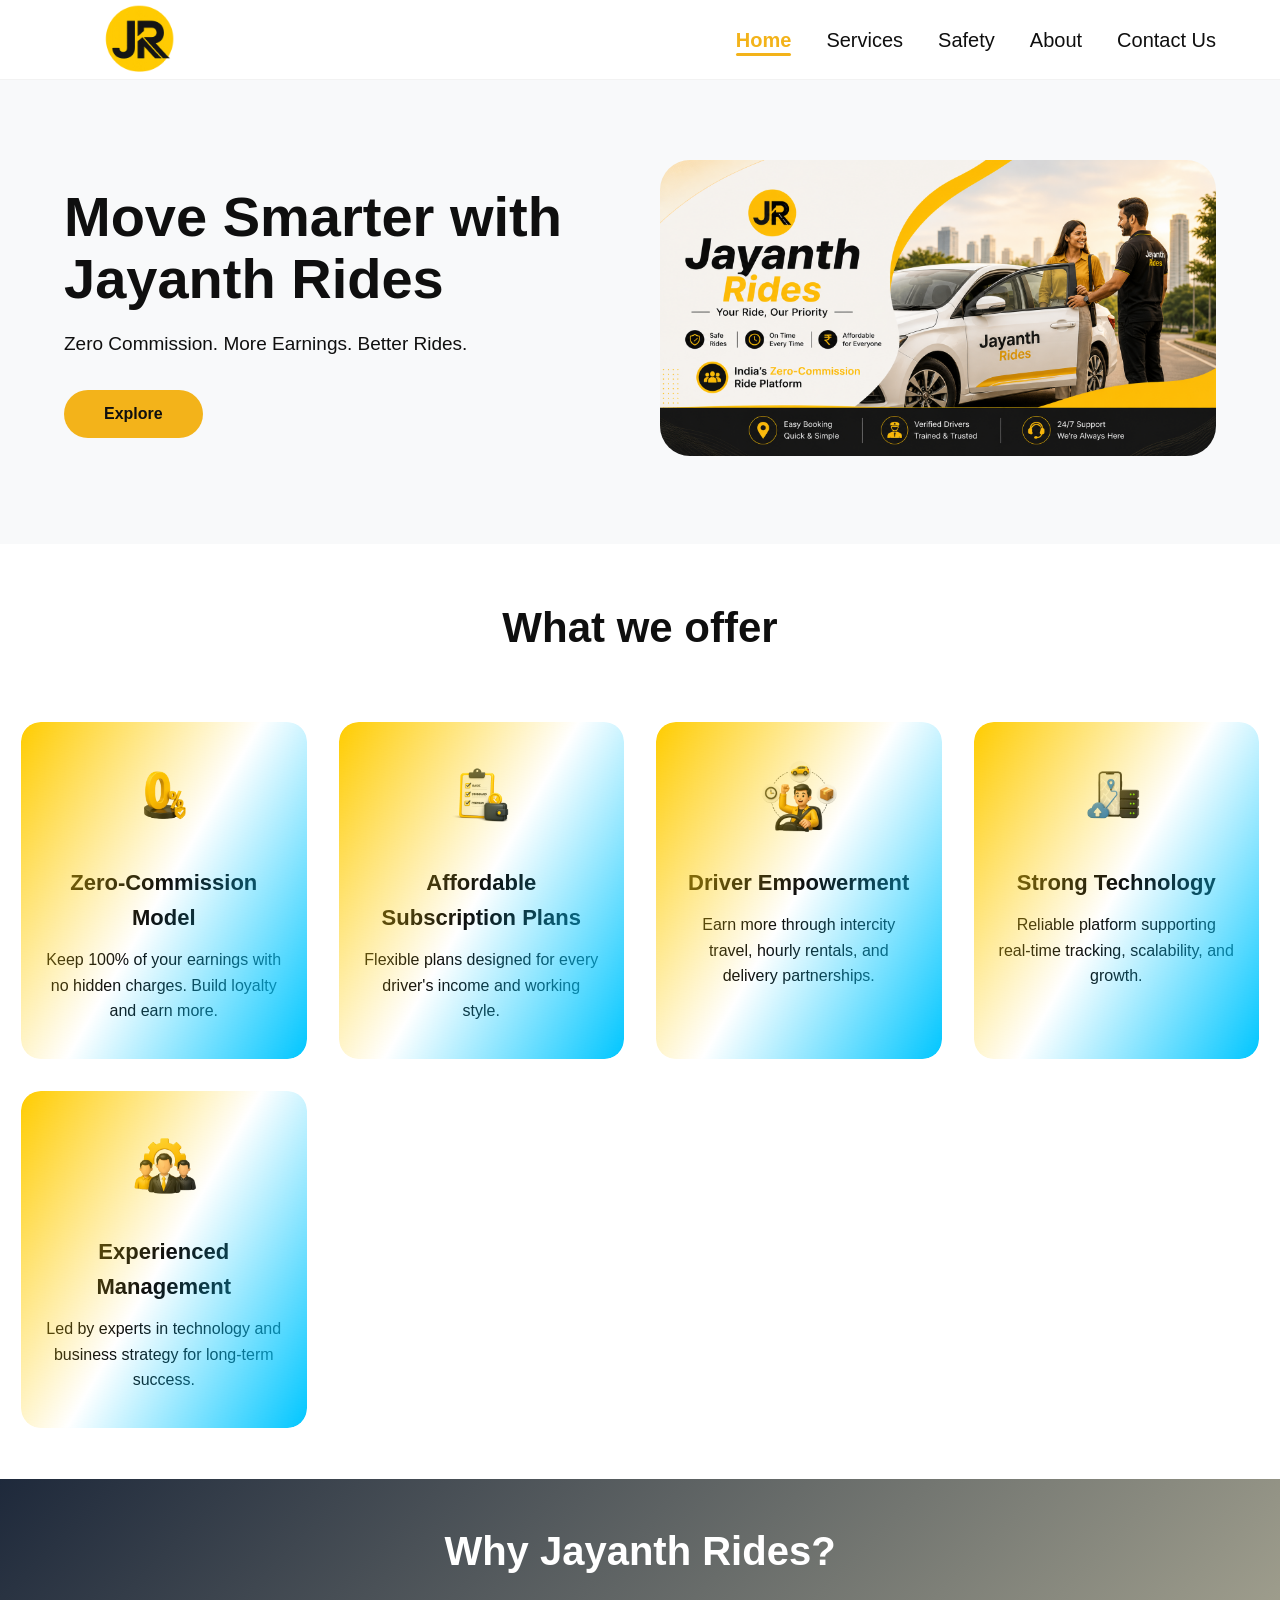
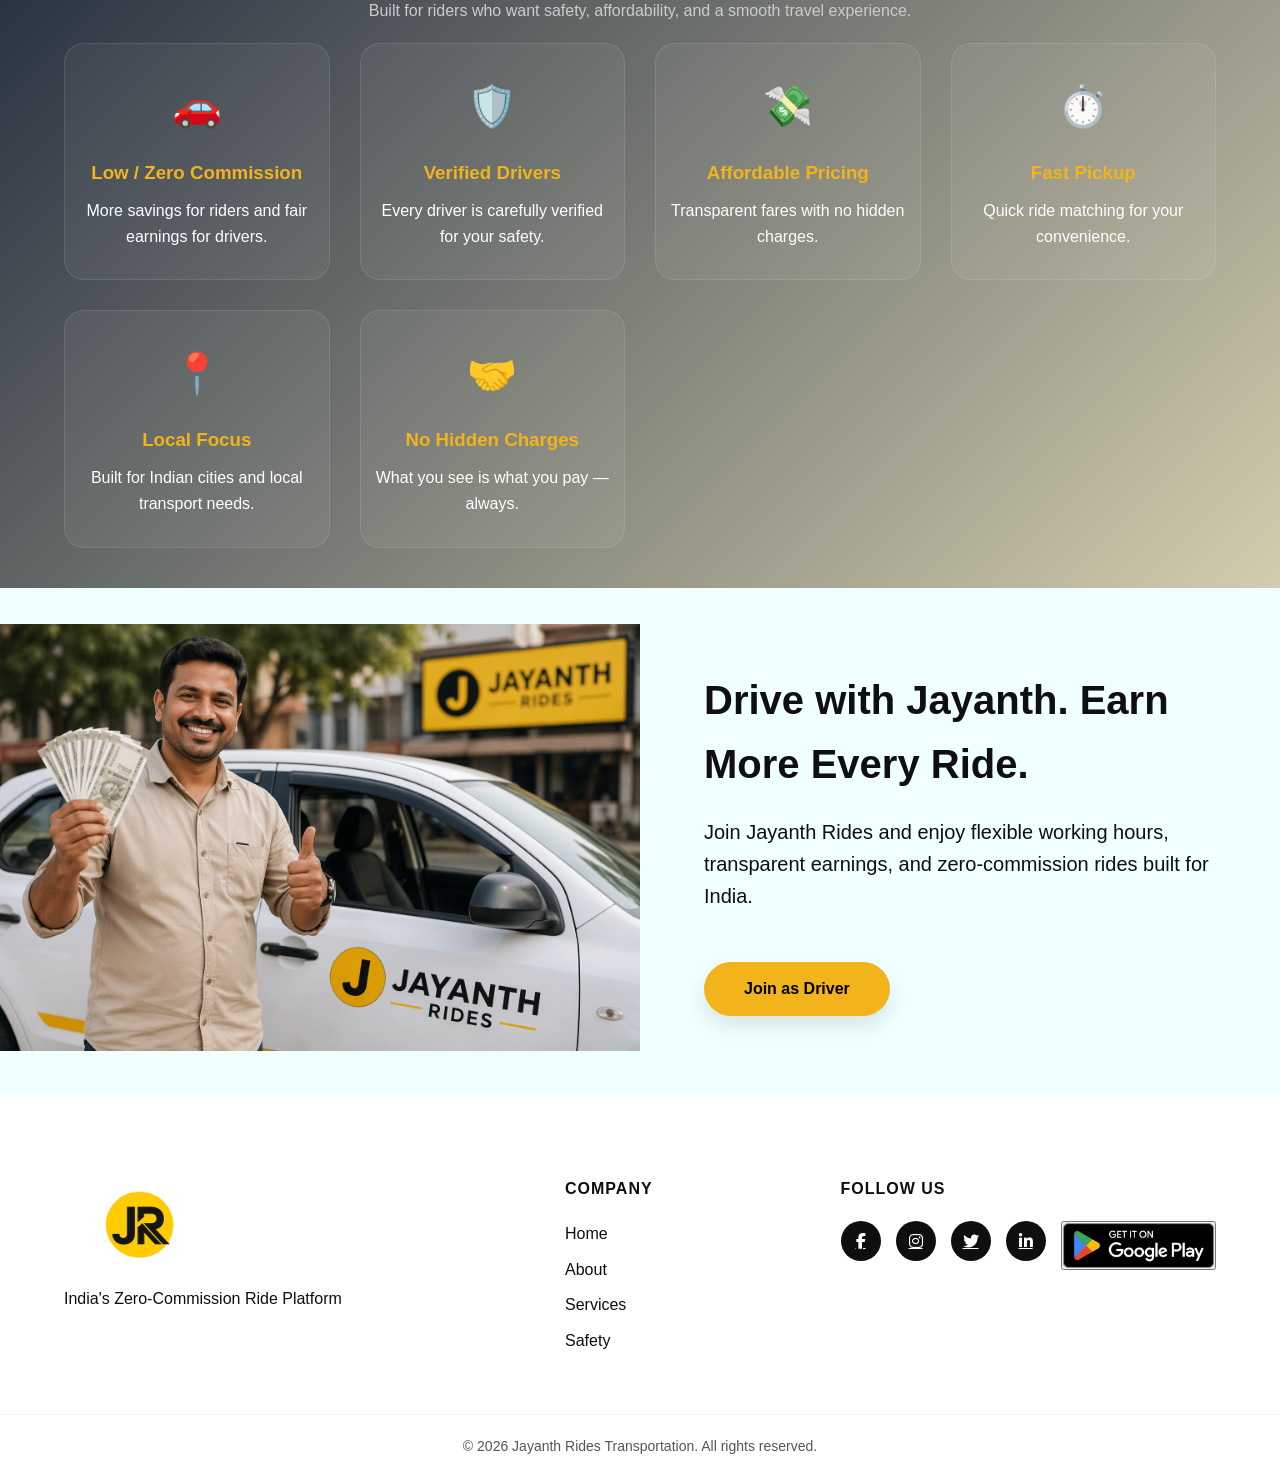
<file: index.html>
<!DOCTYPE html>
<html lang="en">

<head>
  <meta charset="UTF-8">
  <title>Jayanth Rides</title>
  <meta name="viewport" content="width=device-width, initial-scale=1.0">
  <link rel="stylesheet" href="style.css">
  <link rel="stylesheet" href="https://cdnjs.cloudflare.com/ajax/libs/font-awesome/6.5.0/css/all.min.css">
</head>

<body class="about-page">
  <!-- NAVBAR -->
  <nav id="navbar">
    <div class="nav-container">
        <img class="logo" src="assets/logo2.png" alt="Jayanth Rides Logo">
      <ul id="navLinks">
        <li><a href="index.html" class="active">Home</a></li>
        <li><a href="services.html">Services</a></li>
        <li><a href="safety.html">Safety</a></li>
        <li><a href="about.html">About</a></li>
        <li><a href="contact.html">Contact Us</a></li>
      </ul>
      <div class="menu-icon" onclick="toggleMenu()"><i class="fa fa-bars" style="font-size:36px"></i></div>
    </div>
  </nav>

<section class="hero">
  <div class="hero-container">
    <div class="hero-content">
      <h1>Move Smarter with <br><span>Jayanth Rides</span></h1>
      <p class="hero-subtext">Zero Commission. More Earnings. Better Rides.</p>
      <button class="explore-btn" onclick="scrollToSection('explore')">Explore</button>
    </div>
    
    <div class="hero-image">
      <img src="assets/banner1.png" alt="Ride Banner">
    </div>
  </div>
</section>

  <!-- WHAT WE OFFER -->
  <section class="section">
    <h2>What we offer</h2>
    <div class="service-grid">
      <div class="service-card">
        <img src="assets/image1.png" alt="Zero-Commissions">
        <h3>Zero-Commission Model</h3>
        <p>Keep 100% of your earnings with no hidden charges. Build loyalty and earn more.</p>
      </div>
      <div class="service-card">
        <img src="assets/image2.png" alt="Subscription">
        <h3>Affordable Subscription Plans</h3>
        <p>Flexible plans designed for every driver's income and working style.</p>
      </div>
      <div class="service-card">
        <img src="assets/image3.png" alt="Empowerment">
        <h3>Driver Empowerment</h3>
        <p>Earn more through intercity travel, hourly rentals, and delivery partnerships.</p>
      </div>
      <div class="service-card">
        <img src="assets/image4.png" alt="Technology">
        <h3>Strong Technology</h3>
        <p>Reliable platform supporting real-time tracking, scalability, and growth.</p>
      </div>
      <div class="service-card">
        <img src="assets/image5.png" alt="Management">
        <h3>Experienced Management</h3>
        <p>Led by experts in technology and business strategy for long-term success.</p>
      </div>
    </div>
  </section>

<!-- WHY JAYANTH SECTION -->
  <section id="explore" class="why-section">
    <div class="why-container">
      <h2 class="why-title">Why Jayanth Rides?</h2>
      <p class="why-subtitle">
        Built for riders who want safety, affordability, and a smooth travel experience.
      </p>
      <div class="why-grid">
        <div class="why-card">
          <div class="icon">🚗</div>
          <h3>Low / Zero Commission</h3>
          <p>More savings for riders and fair earnings for drivers.</p>
        </div>
        <div class="why-card">
          <div class="icon">🛡️</div>
          <h3>Verified Drivers</h3>
          <p>Every driver is carefully verified for your safety.</p>
        </div>
        <div class="why-card">
          <div class="icon">💸</div>
          <h3>Affordable Pricing</h3>
          <p>Transparent fares with no hidden charges.</p>
        </div>
        <div class="why-card">
          <div class="icon">⏱️</div>
          <h3>Fast Pickup</h3>
          <p>Quick ride matching for your convenience.</p>
        </div>
        <div class="why-card">
          <div class="icon">📍</div>
          <h3>Local Focus</h3>
          <p>Built for Indian cities and local transport needs.</p>
        </div>
        <div class="why-card">
          <div class="icon">🤝</div>
          <h3>No Hidden Charges</h3>
          <p>What you see is what you pay — always.</p>
        </div>
      </div>
    </div>
  </section>

  <!-- BANNER SECTION -->
  <section class="driver-banner">
    <div class="driver-image">
      <img src="assets/banner2.png" alt="Driver with Jayanth Rides">
    </div>
    <div class="driver-text">
      <h2>Drive with Jayanth. Earn More Every Ride.</h2>
      <p>
        Join Jayanth Rides and enjoy flexible working hours, transparent earnings,
        and zero-commission rides built for India.
      </p>
      <button class="about-btn">Join as Driver</button>
    </div>
  </section>

  <!-- FOOTER -->
  <footer>
    <div class="footer-container">
      <div class="footer-brand">
            <img  class= "logo" src="assets/logo2.png" alt="Jayanth Rides Logo">
            <p>India's Zero-Commission Ride Platform</p>
      </div>
      <div class="footer-links">
        <h3>Company</h3>
        <a href="#">Home</a>
        <a href="about.html">About</a>
        <a href="services.html">Services</a>
        <a href="safety.html">Safety</a>
      </div>
      <div class="social-section">
        <h3>Follow Us</h3>
        <div class="social-icons">
          <a href="#"><i class="fab fa-facebook-f"></i></a>
          <a href="#"><i class="fab fa-instagram"></i></a>
          <a href="#"><i class="fab fa-twitter"></i></a>
          <a href="#"><i class="fab fa-linkedin-in"></i></a>
          <button><img src="assets/play.png" alt="Get it on Google Play" class="play-store-btn"></button>
        </div>
      </div>
    </div>
    <p class="copyright">© 2026 Jayanth Rides Transportation. All rights reserved.</p>
  </footer>
  <script src="script.js"></script>
</body>

</html>
</file>
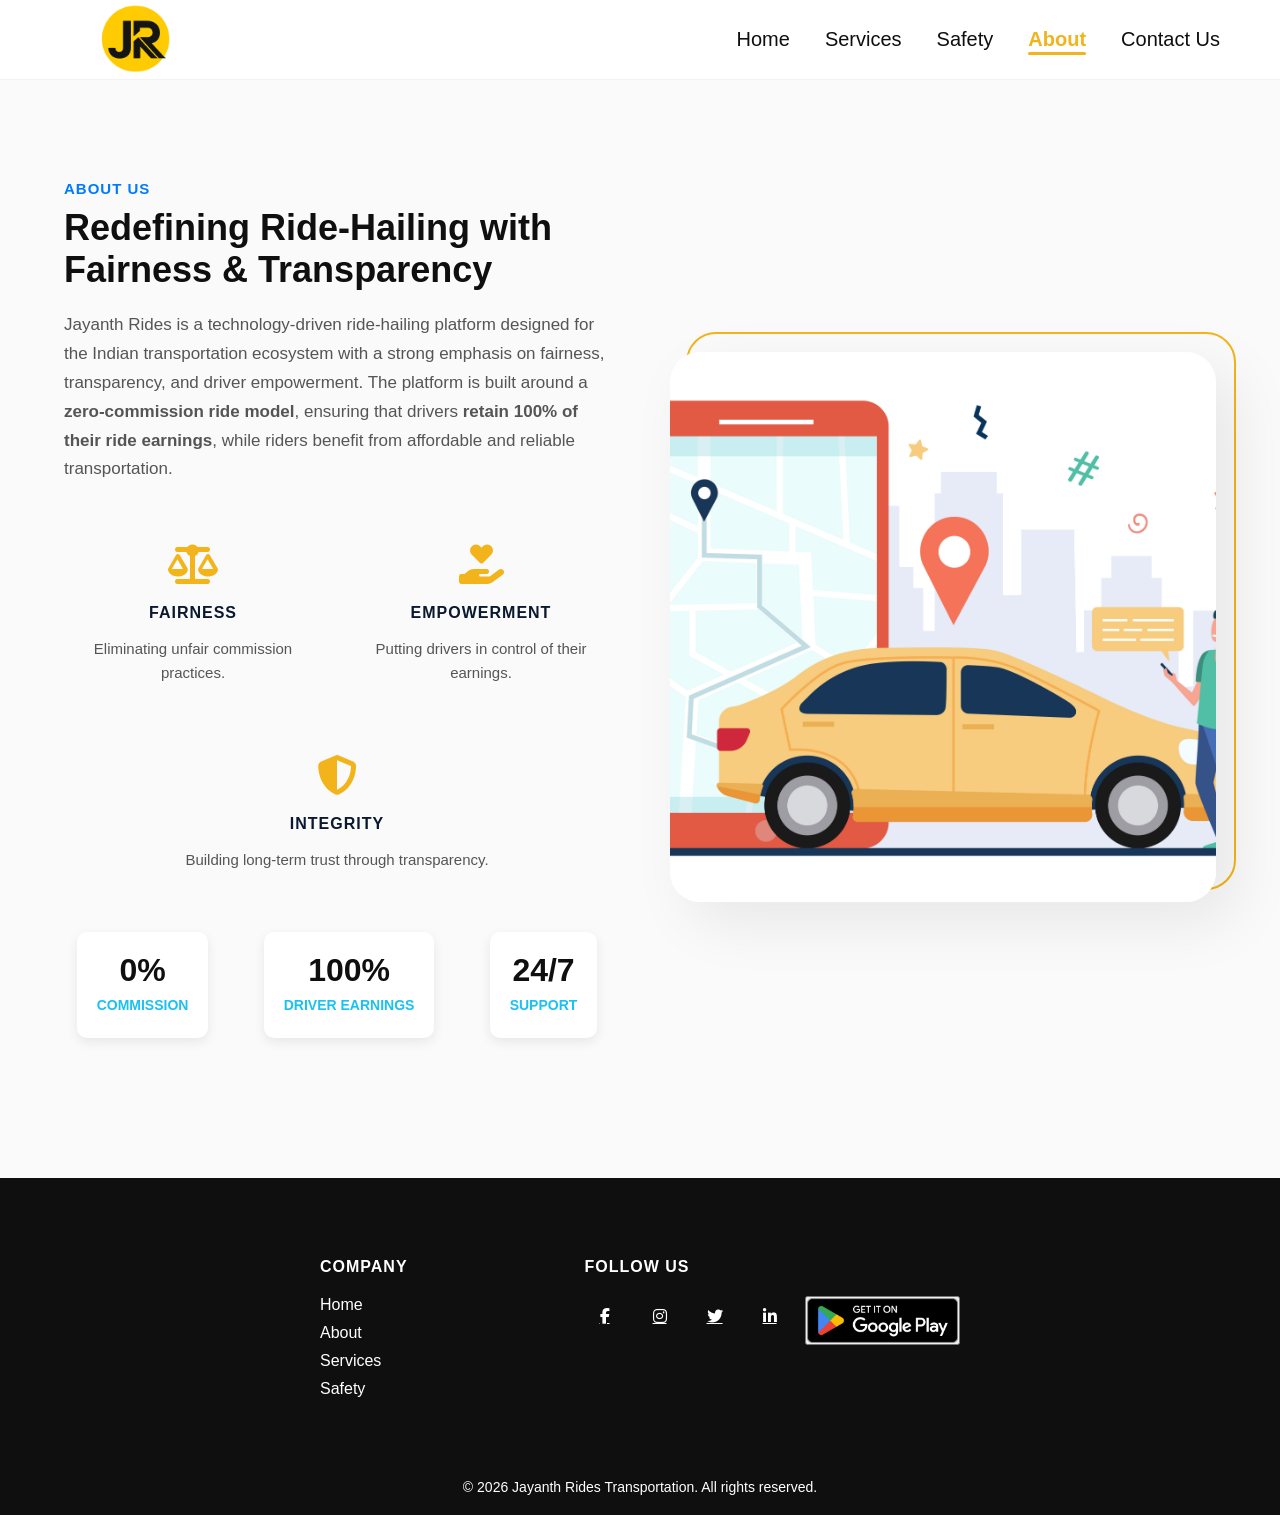
<file: about.html>
<!DOCTYPE html>
<html lang="en">

<head>
  <meta charset="UTF-8">
  <title>Jayanth Rides</title>
  <meta name="viewport" content="width=device-width, initial-scale=1.0">
  <link rel="stylesheet" href="about.css">
   <link rel="stylesheet" href="https://cdnjs.cloudflare.com/ajax/libs/font-awesome/6.5.0/css/all.min.css">
</head>

<body class="about-page">

  <!-- NAVBAR -->
  <nav id="navbar">
    <div class="nav-container">
    <a href="index.html" class="logo">
        <img src="assets/logo2.png" alt="Jayanth Rides Logo">
    </a>
    <ul id="navLinks">
      <li><a href="index.html">Home</a></li>
       <li><a href="services.html">Services</a></li>
      <li><a href="safety.html">Safety</a></li>
      <li><a href="about.html" class="active">About</a></li>
      <li><a href="contact.html">Contact Us</a></li>
    </ul>
         <div class="menu-icon" onclick="toggleMenu()"><i class="fa fa-bars" style="font-size:36px"></i></div>
         </div>
  </nav>

  <!-- ABOUT SECTION -->
  <section class="about-premium">
    <div class="about-container">
      <div class="about-text">
        <h5 class="tag">ABOUT US</h5>
        <h2>Redefining Ride-Hailing with Fairness & Transparency</h2>
        <p>
          Jayanth Rides is a technology-driven ride-hailing platform designed for the Indian
          transportation ecosystem with a strong emphasis on fairness, transparency, and driver
          empowerment. The platform is built around a <b>zero-commission ride model</b>, ensuring
          that drivers <b>retain 100% of their ride earnings</b>, while riders benefit from affordable and
          reliable transportation.
        </p>
        <div class="values-grid">
        <div class="value-item">
          <i class="fas fa-balance-scale"></i>
          <h4>Fairness</h4>
          <p>Eliminating unfair commission practices.</p>
        </div>
        <div class="value-item">
          <i class="fas fa-hand-holding-heart"></i>
          <h4>Empowerment</h4>
          <p>Putting drivers in control of their earnings.</p>
        </div>
        <div class="value-item">
          <i class="fas fa-shield-alt"></i>
          <h4>Integrity</h4>
          <p>Building long-term trust through transparency.</p>
        </div>
      </div>
        <div class="about-highlights">
          <div class="highlight">
            <h3>0%</h3>
            <p>Commission</p>
          </div>
          <div class="highlight">
            <h3>100%</h3>
            <p>Driver Earnings</p>
          </div>
          <div class="highlight">
            <h3>24/7</h3>
            <p>Support</p>
          </div>
        </div>
      </div>
      <div class="about-image">
        <img src="assets/about.jpg" alt="Ride Experience">
      </div>
    </div>
  </section>

  <!-- FOOTER -->
<footer>
        <div class="footer-container">
            <div class="footer-links">
                <h3>Company</h3>
                <a href="index.html">Home</a>
                <a href="about.html">About</a>
                <a href="services.html">Services</a>
                <a href="safety.html">Safety</a>
            </div>
            <div class="social-section">
                <h3>Follow Us</h3>
                <div class="social-icons">
                    <a href="#"><i class="fab fa-facebook-f"></i></a>
                    <a href="#"><i class="fab fa-instagram"></i></a>
                    <a href="#"><i class="fab fa-twitter"></i></a>
                    <a href="#"><i class="fab fa-linkedin-in"></i></a>
                    <button><img src="assets/play.png" alt="Get it on Google Play" class="play-store-btn"></button>
                </div>
            </div>
        </div>
        <p class="copyright">© 2026 Jayanth Rides Transportation. All rights reserved.</p>
    </footer>
  <script src="script.js"></script>
</body>

</html>
</file>
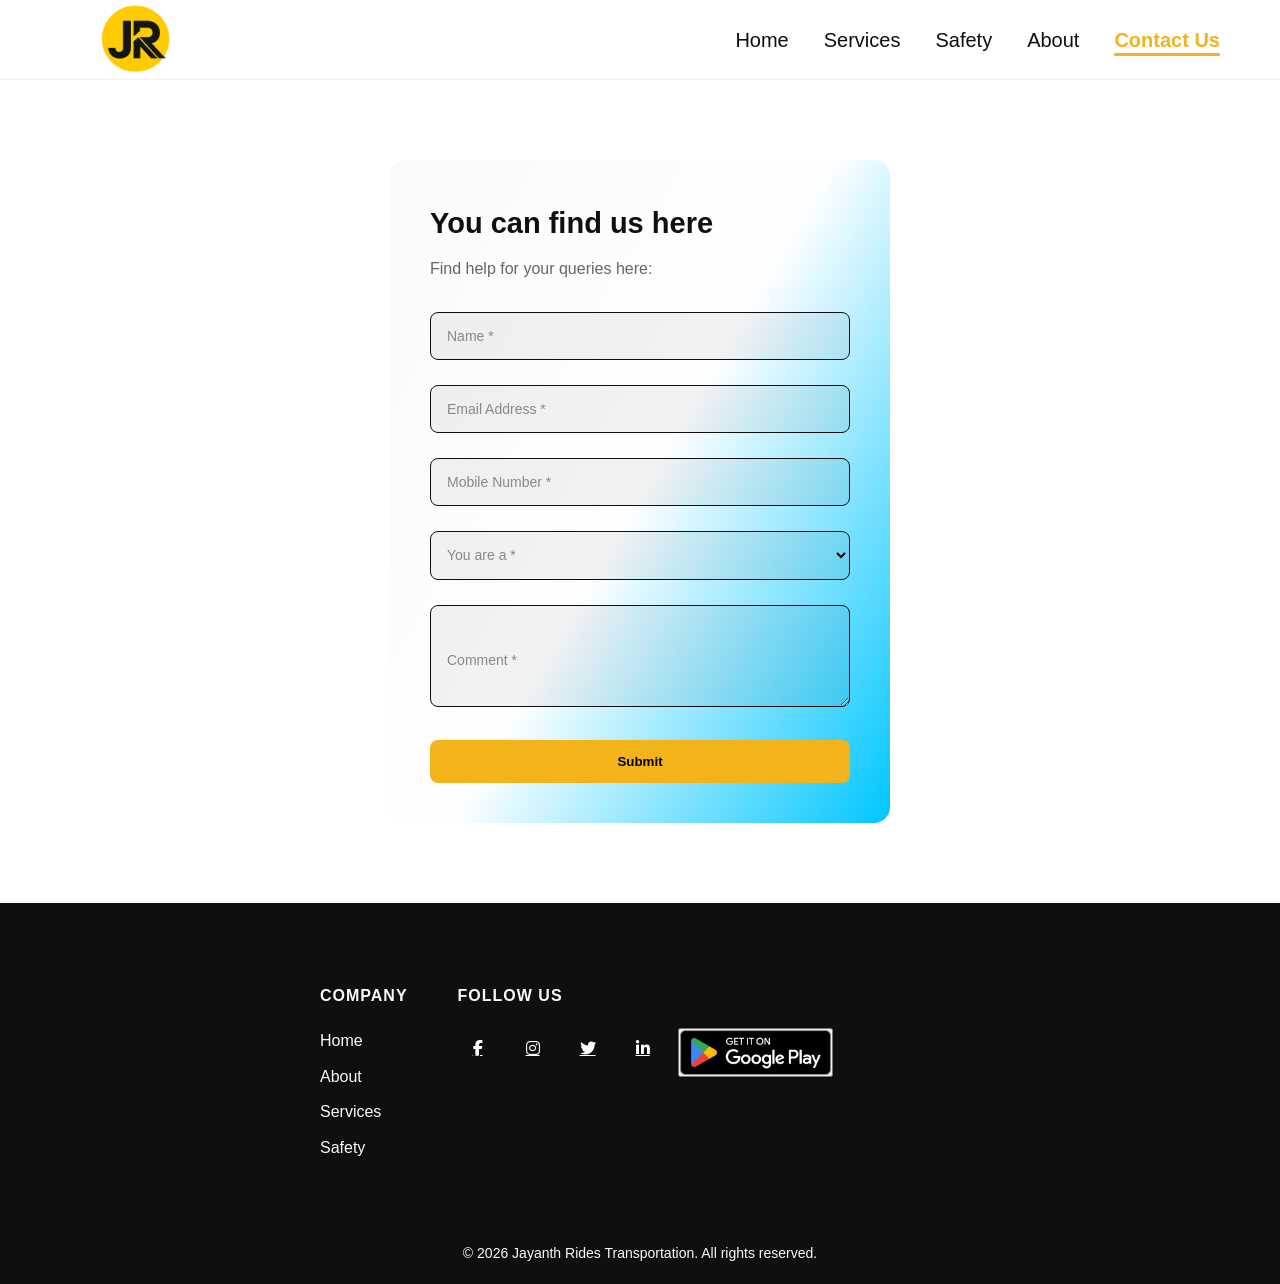
<file: contact.html>
<!DOCTYPE html>
<html lang="en">

<head>
  <meta charset="UTF-8">
  <title>Jayanth Rides</title>
  <meta name="viewport" content="width=device-width, initial-scale=1.0">
  <link rel="stylesheet" href="contact.css">
   <link rel="stylesheet" href="https://cdnjs.cloudflare.com/ajax/libs/font-awesome/6.5.0/css/all.min.css">
</head>

<body>

<!-- NAVBAR -->
<nav id="navbar">
  <div class="nav-container">
 <a href="index.html" class="logo">
        <img src="assets/logo2.png" alt="Jayanth Rides Logo">
  </a>
  <ul id="navLinks">
    <li><a href="index.html">Home</a></li>
    <li><a href="services.html">Services</a></li>
    <li><a href="safety.html">Safety</a></li>
    <li><a href="about.html">About</a></li>
    <li><a href="contact.html" class="active">Contact Us</a></li>
  </ul>
  <div class="menu-icon" onclick="toggleMenu()"><i class="fa fa-bars" style="font-size:36px"></i></div>
  </div>
</nav>
<div class="contact-section">
  <div id="contact-form-container" class="form-card">
    
    <h2>You can find us here</h2>
    <p>Find help for your queries here:</p>

    <form class="contact-form">

      <div class="input-group">
        <input type="text" required>
        <label>Name *</label>
      </div>

      <div class="input-group">
        <input type="email" required>
        <label>Email Address *</label>
      </div>

      <div class="input-group">
        <input type="tel" maxlength="10" required 
          oninput="this.value = this.value.replace(/[^0-9]/g, '');">
        <label>Mobile Number *</label>
      </div>

      <div class="input-group">
        <select required>
          <option value="" disabled selected></option>
          <option value="captain">Captain</option>
          <option value="customer">Customer</option>
        </select>
        <label>You are a *</label>
      </div>

      <div class="input-group">
        <textarea rows="4" required></textarea>
        <label>Comment *</label>
      </div>

      <button type="submit" class="submit-btn">Submit</button>

    </form>
  </div>

  <div id="success-message" class="success-container">
    <div class="success-content">
      <h2>Thank you for reaching out!</h2>
      <p>Our team will reach out to you shortly.</p>
      <button class="done-btn" onclick="window.location.reload()">Done</button>
    </div>
  </div>
</div>
<footer>
        <div class="footer-container">
            <div class="footer-links">
                <h3>Company</h3>
                <a href="index.html">Home</a>
                <a href="about.html">About</a>
                <a href="services.html">Services</a>
                <a href="safety.html">Safety</a>
            </div>
            <div class="social-section">
                <h3>Follow Us</h3>
                <div class="social-icons">
                    <a href="#"><i class="fab fa-facebook-f"></i></a>
                    <a href="#"><i class="fab fa-instagram"></i></a>
                    <a href="#"><i class="fab fa-twitter"></i></a>
                    <a href="#"><i class="fab fa-linkedin-in"></i></a>
                    <button><img src="assets/play.png" alt="Get it on Google Play" class="play-store-btn"></button>
                </div>
            </div>
        </div>
        <p class="copyright">© 2026 Jayanth Rides Transportation. All rights reserved.</p>
    </footer>
<script src="script.js"></script>
</body>
</html>
</file>
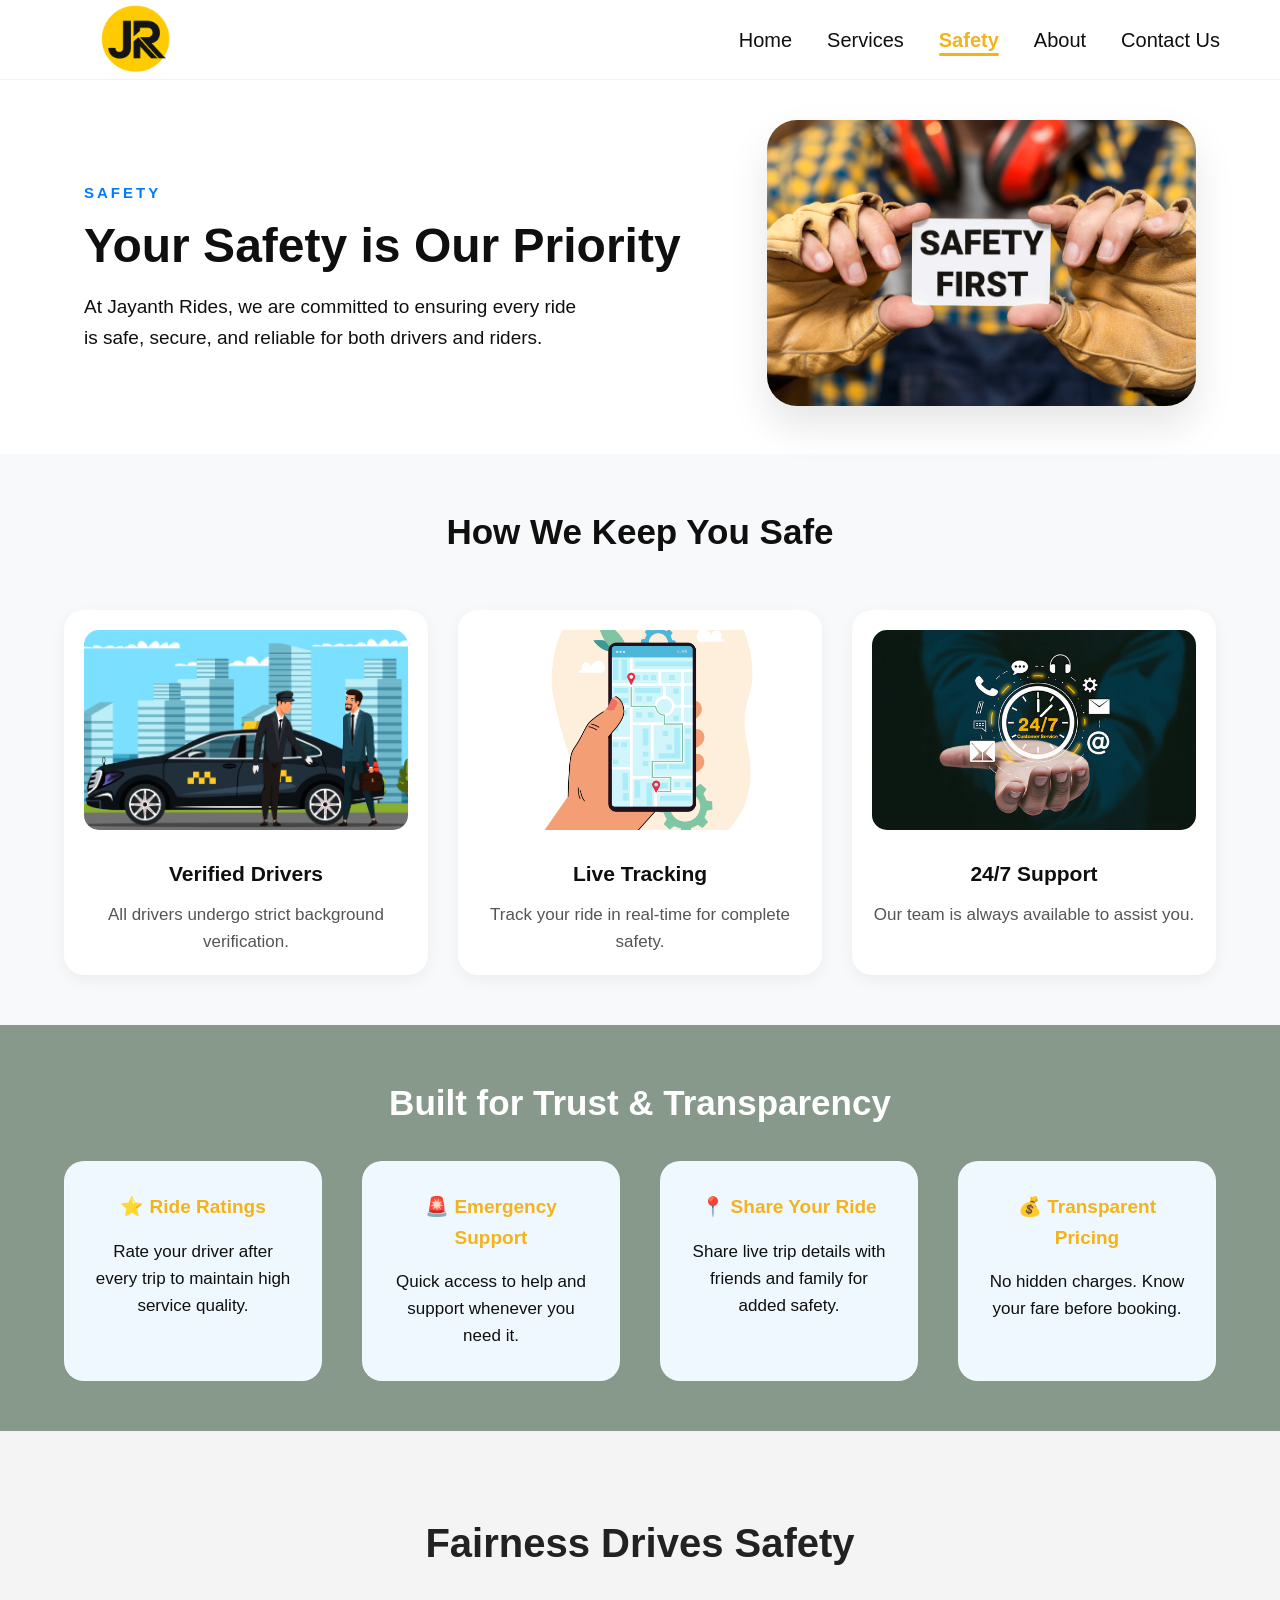
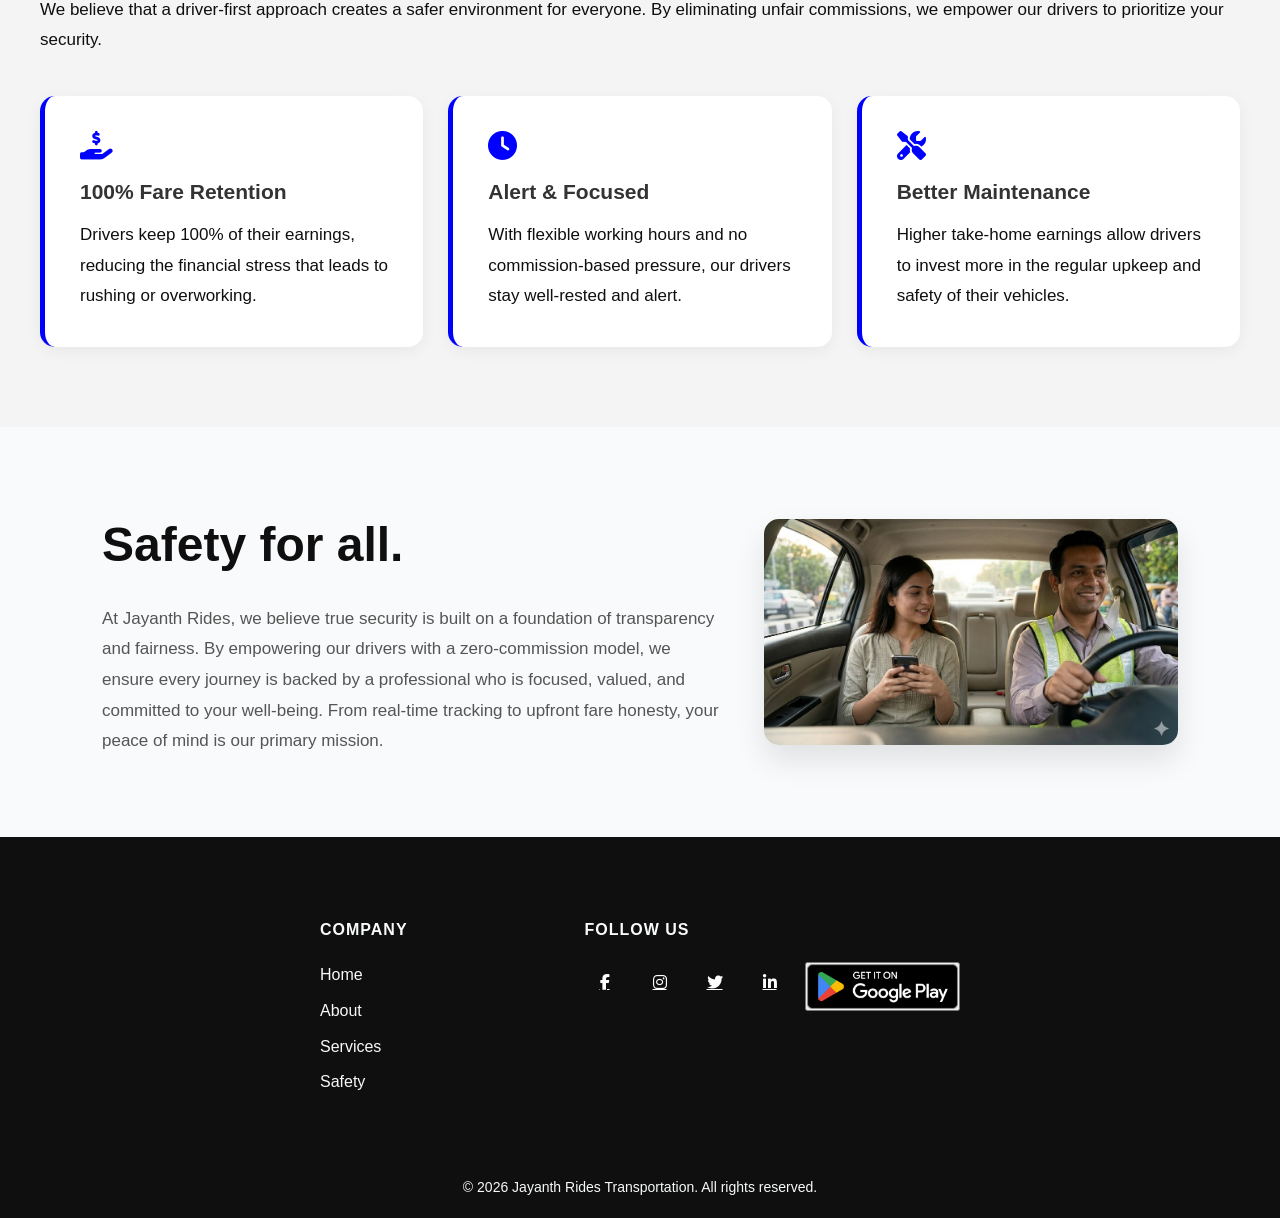
<file: safety.html>
<!DOCTYPE html>
<html lang="en">

<head>
  <meta charset="UTF-8">
  <title>Jayanth Rides</title>
  <meta name="viewport" content="width=device-width, initial-scale=1.0">
  <link rel="stylesheet" href="safety.css">
   <link rel="stylesheet" href="https://cdnjs.cloudflare.com/ajax/libs/font-awesome/6.5.0/css/all.min.css">
</head>

<body>

<!-- NAVBAR -->
<nav id="navbar">
  <div class="nav-container">
  <a href="index.html" class="logo">
     <img src="assets/logo2.png" alt="Jayanth Rides Logo">
  </a>
  <ul id="navLinks">
    <li><a href="index.html">Home</a></li>
    <li><a href="services.html">Services</a></li>
    <li><a href="safety.html" class="active">Safety</a></li>
    <li><a href="about.html">About</a></li>
    <li><a href="contact.html">Contact Us</a></li>
  </ul>
  <div class="menu-icon" onclick="toggleMenu()"><i class="fa fa-bars" style="font-size:36px"></i></div>
  </div>
</nav>

<!-- HERO -->
<section class="safety-hero">
  <div class="safety-container">
    <div class="safety-text">
      <h5>SAFETY</h5>
      <h1>Your Safety is Our Priority</h1>
      <p>
        At Jayanth Rides, we are committed to ensuring every ride is safe, secure,
        and reliable for both drivers and riders.
      </p>
    </div>
    <div class="safety-image">
      <img src="assets/safety.jpg" alt="Safety">
    </div>
  </div>
</section>

<!-- SAFETY FEATURES -->
<section class="safety-features">
  <h2>How We Keep You Safe</h2>
  <div class="feature-grid">
    <div class="feature-card">
      <img src="assets/verifieddriver.jpg">
      <h3>Verified Drivers</h3>
      <p>All drivers undergo strict background verification.</p>
    </div>
    <div class="feature-card">
      <img src="assets/livetracking.jpg">
      <h3>Live Tracking</h3>
      <p>Track your ride in real-time for complete safety.</p>
    </div>
    <div class="feature-card">
      <img src="assets/service.png">
      <h3>24/7 Support</h3>
      <p>Our team is always available to assist you.</p>
    </div>
  </div>
</section>


<!-- TRUST SECTION -->
<section class="trust-section">
  <h2>Built for Trust & Transparency</h2>
  <div class="trust-grid">
    <div class="trust-card">
      <h3>⭐ Ride Ratings</h3>
      <p>Rate your driver after every trip to maintain high service quality.</p>
    </div>
    <div class="trust-card">
      <h3>🚨 Emergency Support</h3>
      <p>Quick access to help and support whenever you need it.</p>
    </div>
    <div class="trust-card">
      <h3>📍 Share Your Ride</h3>
      <p>Share live trip details with friends and family for added safety.</p>
    </div>
    <div class="trust-card">
      <h3>💰 Transparent Pricing</h3>
      <p>No hidden charges. Know your fare before booking.</p>
    </div>
  </div>
</section>

<section class="driver-section">
  <div class="driver-container">
    <h2>Fairness Drives Safety</h2>
    <p>
      We believe that a driver-first approach creates a safer environment for everyone. 
      By eliminating unfair commissions, we empower our drivers to prioritize your security.
    </p>
    <div class="driver-grid">
      <div class="driver-card">
        <h3><i class="fas fa-hand-holding-usd"></i> 100% Fare Retention</h3>
        <p>Drivers keep 100% of their earnings, reducing the financial stress that leads to rushing or overworking.</p>
      </div>
      <div class="driver-card">
        <h3><i class="fas fa-clock"></i> Alert & Focused</h3>
        <p>With flexible working hours and no commission-based pressure, our drivers stay well-rested and alert.</p>
      </div>
      <div class="driver-card">
        <h3><i class="fas fa-tools"></i> Better Maintenance</h3>
        <p>Higher take-home earnings allow drivers to invest more in the regular upkeep and safety of their vehicles.</p>
      </div>
    </div>
  </div>
</section>

<section class="safety-all-section">
  <div class="safety-container">
      <div class="safety-main-text">
        <h1>Safety for all.</h1>
        <p>
          At Jayanth Rides, we believe true security is built on a foundation of
          transparency and fairness. By empowering our drivers with a
          zero-commission model, we ensure every journey is backed by a
          professional who is focused, valued, and committed to your well-being.
          From real-time tracking to upfront fare honesty, your peace of mind
          is our primary mission.
        </p>
    </div>
    <div class="safety-image-container">
          <img src="assets/rider-safety.png" alt="A smiling Jayanth Rides driver and a secure passenger in the front seat, illustrating mutual safety.">
      </div>
  </div>
</section>

<!-- FOOTER -->
<footer>
        <div class="footer-container">
            <div class="footer-links">
                <h3>Company</h3>
                <a href="index.html">Home</a>
                <a href="about.html">About</a>
                <a href="services.html">Services</a>
                <a href="safety.html">Safety</a>
            </div>
            <div class="social-section">
                <h3>Follow Us</h3>
                <div class="social-icons">
                    <a href="#"><i class="fab fa-facebook-f"></i></a>
                    <a href="#"><i class="fab fa-instagram"></i></a>
                    <a href="#"><i class="fab fa-twitter"></i></a>
                    <a href="#"><i class="fab fa-linkedin-in"></i></a>
                    <button><img src="assets/play.png" alt="Get it on Google Play" class="play-store-btn"></button>
                </div>
            </div>
        </div>
        <p class="copyright">© 2026 Jayanth Rides Transportation. All rights reserved.</p>
    </footer>
<script src="script.js"></script>
</body>
</html>
</file>
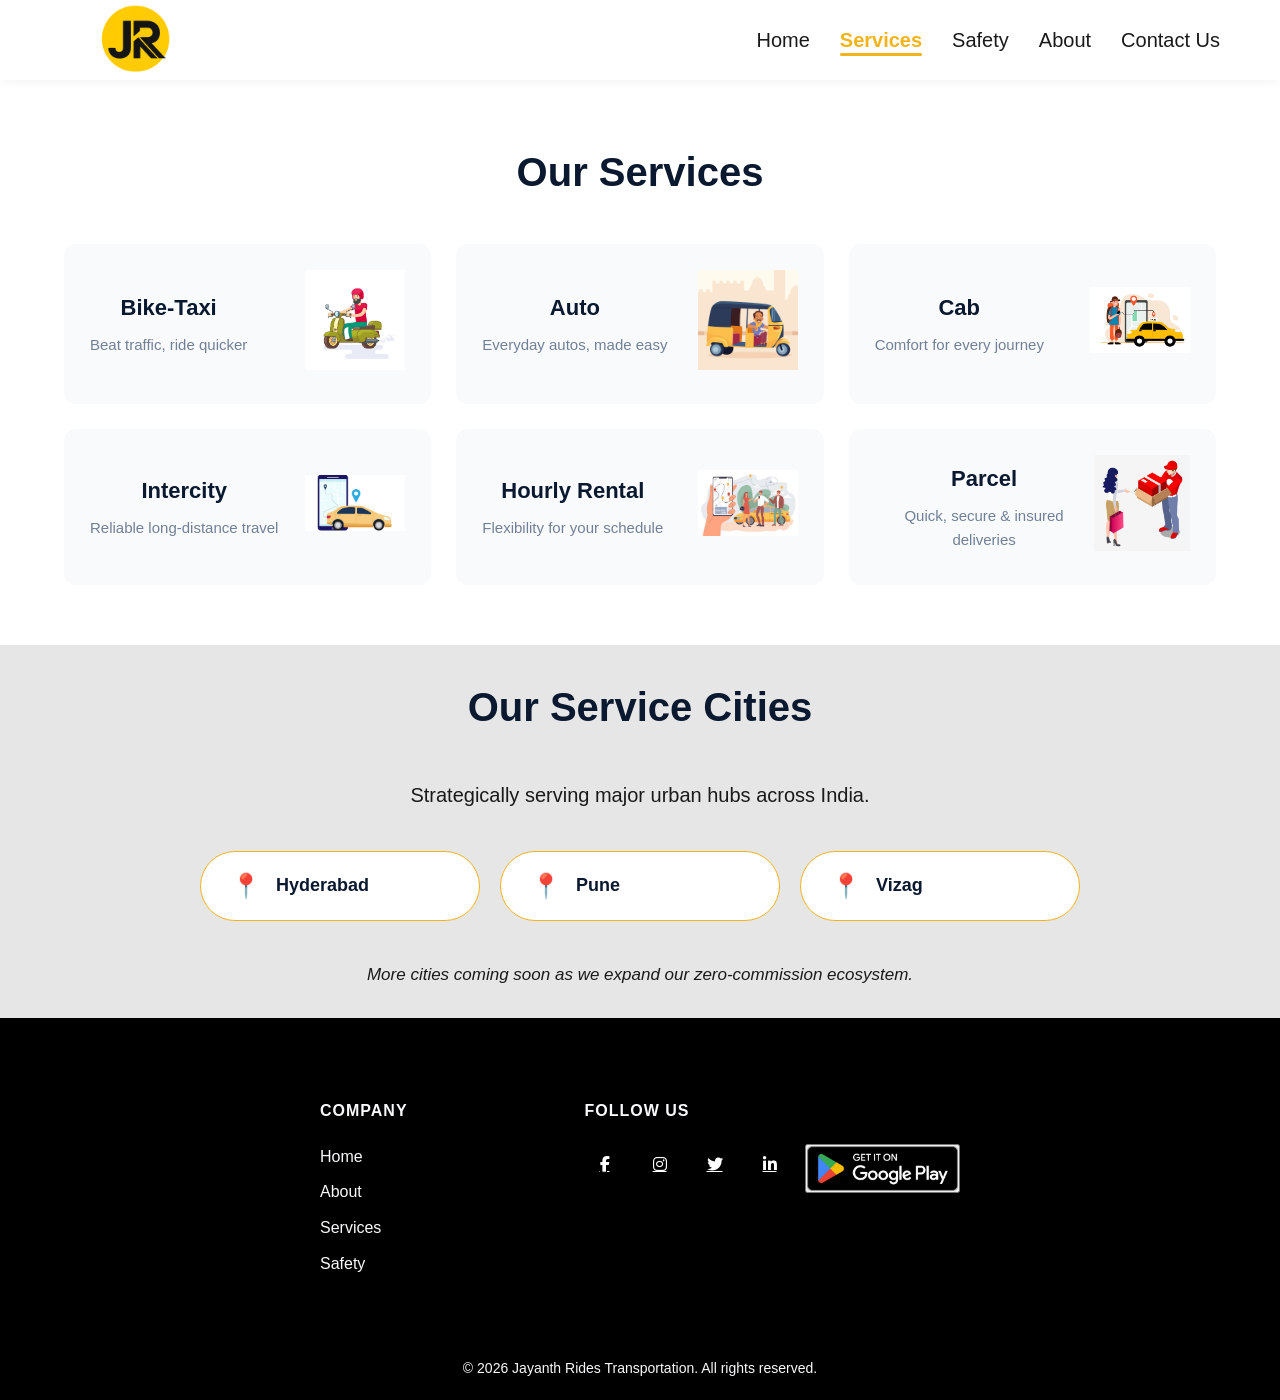
<file: services.html>
<!DOCTYPE html>
<html lang="en">

<head>
    <meta charset="UTF-8">
    <title>Jayanth Rides</title>
    <meta name="viewport" content="width=device-width, initial-scale=1.0">
    <link rel="stylesheet" href="services.css">
    <link rel="stylesheet" href="https://cdnjs.cloudflare.com/ajax/libs/font-awesome/6.5.0/css/all.min.css">
</head>


<!-- NAVBAR -->
<body class="about-page">
    <nav id="navbar">
        <div class="nav-container">
            <a href="index.html" class="logo">
                <img src="assets/logo2.png" alt="Jayanth Rides Logo">
            </a>
            <ul id="navLinks">
                <li><a href="index.html">Home</a></li>
                <li><a href="services.html" class="active">Services</a></li>
                <li><a href="safety.html">Safety</a></li>
                <li><a href="about.html">About</a></li>
                <li><a href="contact.html">Contact Us</a></li>
            </ul>
            <div class="menu-icon" onclick="toggleMenu()"><i class="fa fa-bars" style="font-size:36px"></i></div>
        </div>
    </nav>

<section class="services-modern">
        <h2 class="section-title">Our Services</h2>
        
        <div class="services-card-grid">
            <div class="service-modern-card">
                <div class="service-info">
                    <h3>Bike-Taxi</h3>
                    <p>Beat traffic, ride quicker</p>
                </div>
                <div class="service-img">
                    <img src="assets/bike.jpg" alt="Bike Taxi">
                </div>
            </div>

            <div class="service-modern-card">
                <div class="service-info">
                    <h3>Auto</h3>
                    <p>Everyday autos, made easy</p>
                </div>
                <div class="service-img">
                    <img src="assets/auto.jpg" alt="Auto">
                </div>
            </div>

            <div class="service-modern-card">
                <div class="service-info">
                    <h3>Cab</h3>
                    <p>Comfort for every journey</p>
                </div>
                <div class="service-img">
                    <img src="assets/cab.jpg" alt="Cab">
                </div>
            </div>

            <div class="service-modern-card">
                <div class="service-info">
                    <h3>Intercity</h3>
                    <p>Reliable long-distance travel</p>
                </div>
                <div class="service-img">
                    <img src="assets/intercity.png" alt="Intercity">
                </div>
            </div>

            <div class="service-modern-card">
                <div class="service-info">
                    <h3>Hourly Rental</h3>
                    <p>Flexibility for your schedule</p>
                </div>
                <div class="service-img">
                    <img src="assets/rental.jpg" alt="Rental">
                </div>
            </div>

            <div class="service-modern-card">
                <div class="service-info">
                    <h3>Parcel</h3>
                    <p>Quick, secure & insured deliveries</p>
                </div>
                <div class="service-img">
                    <img src="assets/parcel.png" alt="Parcel">
                </div>
            </div>
        </div>
</section>
<section class="locations">
    <div class="container">
        <h2 class="section-title">Our Service Cities</h2>
        <p class="section-subtitle">Strategically serving major urban hubs across India.</p>
        
        <div class="city-grid">
            <div class="city-pill">
                <span class="city-icon">📍</span>
                <div class="city-details">
                    <h4>Hyderabad</h4>
                </div>
            </div>

            <div class="city-pill">
                <span class="city-icon">📍</span>
                <div class="city-details">
                    <h4>Pune</h4>
                </div>
            </div>

            <div class="city-pill">
                <span class="city-icon">📍</span>
                <div class="city-details">
                    <h4>Vizag</h4>
                </div>
            </div>
        </div>
        
        <p class="expansion-note">More cities coming soon as we expand our zero-commission ecosystem.</p>
    </div>
</section>
    <!-- FOOTER -->
    <footer>
        <div class="footer-container">
            <div class="footer-links">
                <h3>Company</h3>
                <a href="index.html">Home</a>
                <a href="about.html">About</a>
                <a href="services.html">Services</a>
                <a href="safety.html">Safety</a>
            </div>
            <div class="social-section">
                <h3>Follow Us</h3>
                <div class="social-icons">
                    <a href="#"><i class="fab fa-facebook-f"></i></a>
                    <a href="#"><i class="fab fa-instagram"></i></a>
                    <a href="#"><i class="fab fa-twitter"></i></a>
                    <a href="#"><i class="fab fa-linkedin-in"></i></a>
                    <button><img src="assets/play.png" alt="Get it on Google Play" class="play-store-btn"></button>
                </div>
            </div>
        </div>
        <p class="copyright">© 2026 Jayanth Rides Transportation. All rights reserved.</p>
    </footer>
    <script src="script.js"></script>
</body>
</html>
</file>
<file: style.css>
/* --- Global Variables --- */
:root {
    --primary-black: #0f0f0f;
    --accent-gold: #f3b31a;
    --text-muted: #555555;
    --bg-light: #f8f9fa;
    --transition: all 0.4s cubic-bezier(0.165, 0.84, 0.44, 1);
}

* {
    margin: 0;
    padding: 0;
    box-sizing: border-box;
    font-family: 'Inter', sans-serif;
}

body {
    background-color: #fff;
    color: var(--primary-black);
    line-height: 1.6;
}

/* --- Navigation --- */
#navbar {
    background: rgba(255, 255, 255, 0.95);
    height: 80px;
    display: flex;
    align-items: center;
    top: 0;
    z-index: 1000;
    border-bottom: 1px solid rgba(0,0,0,0.05);
}

.nav-container {
    width: 90%;
    max-width: 1200px;
    margin: 0 auto;
    display: flex;
    justify-content: space-between;
    align-items: center;
}

.brand-btn {
    background-color:#60809f; 
    color: #ffffff;
    padding: 15px 22px;
    border-radius: 6px; 
    font-size: 20px;
    font-weight: 700;
    text-decoration: none;
    display: inline-block;
    letter-spacing: -0.3px;
    border: none;
    transition: all 0.3s ease;
    box-shadow: 0 2px 4px rgba(0, 0, 0, 0.1);
}
.logo {
    height: 100px;       
    width: auto;
    display: block;
}
@media (max-width: 768px){
    .logo{
        margin-left: -30px;
    }
}
#navLinks {
    display: flex;
    list-style: none;
    gap: 35px;
}

#navLinks a {
    text-decoration: none;
    color: var(--primary-black);
    font-weight: 500;
    font-size: 20px;
    transition: var(--transition);
}

#navLinks a:hover {
    color: var(--accent-gold);
}
#navLinks li a.active {
    color: var(--accent-gold); 
    position: relative;
    font-weight: 600;
}
#navLinks li a.active::after {
    content: '';
    position: absolute;
    bottom: -5px; 
    left: 0;
    width: 100%;
    height: 3px;
    background-color: var(--accent-gold);
    border-radius: 2px;
}

/* --- Mobile Styling --- */
.menu-icon {
    display: none;
    font-size: 24px;
    cursor: pointer;
}
@media (max-width: 768px) {
    .menu-icon { display: block; }
    #navLinks {
        display: none;
        flex-direction: column;
        position: absolute;
        top: 80px; left: 0; width: 100%;
        background: white; padding: 20px;
        box-shadow: 0 10px 10px rgba(0,0,0,0.1);
    }
    #navLinks.active { display: flex; }
}

/* --- Hero Section --- */
.hero {
    padding: 80px 0;
    background: var(--bg-light);
}

.hero-container {
    width: 90%;
    max-width: 1200px;
    margin: 0 auto;
    display: grid;
    grid-template-columns: 1fr 1fr;
    gap: 40px;
    align-items: center;
}

.hero-content h1 {
    font-size: 56px;
    font-weight: 900;
    line-height: 1.1;
    margin-bottom: 20px;
    color: var(--primary-black);
}

.hero-content p {
    font-size: 19px;
    color: var(--primary-black);
    margin-bottom: 30px;
}

.hero-content button {
    background: var(--accent-gold);
    color: var(--primary-black);
    padding: 15px 40px;
    border: none;
    border-radius: 50px;
    font-size: 16px;
    font-weight: 600;
    cursor: pointer;
    transition: var(--transition);
}

.hero-content button:hover {
    background: var(--bg-light);
    color: var(--primary-black);
    transform: translateY(-3px);
}

.hero-image img {
    width: 100%;
    border-radius: 30px;
}

@media (max-width: 768px) {
    .hero {
        padding: 40px 0; 
    }

    .hero-container {
        display: flex;
        flex-direction: column;
        align-items: center;
        text-align: center;
        padding: 0 20px;
    }
}
/* Offer Section */
.section {
    padding: 50px 20px;
    max-width: 1300px;
    margin: auto;
}

.section h2 {
    text-align: center;
    font-size: 42px;
    font-weight: 700;
    margin-bottom: 60px;
}

.service-grid {
    display: grid;
    grid-template-columns: repeat(auto-fit, minmax(280px, 1fr));
    gap: 30px;
}

.service-card {
    position: relative;
    backdrop-filter: blur(12px);
    border-radius: 20px;
    padding: 35px 25px;
    text-align: center;
    transition: all 0.35s ease;
    border: 1px solid rgba(255, 255, 255, 0.3);
    overflow: hidden;
}

.service-card::before {
    content: "";
    position: absolute;
    inset: 0;
    border-radius: 20px;
    padding: 1px;
    background: linear-gradient(120deg, #ffcc00, transparent, #00c6ff);
}

.service-card:hover {
    transform: translateY(-10px) scale(1.02);
    box-shadow: 0 25px 50px rgba(0,0,0,0.08);
}

.service-card img {
    width: 80px;
    height: 80px;
    object-fit: contain;
    margin-bottom: 20px;
    transition: transform 0.3s ease;
}

.service-card:hover img {
    transform: rotate(5deg) scale(1.1);
}

.service-card h3 {
    font-size: 22px;
    margin-bottom: 12px;
    font-weight: 600;
    color: var(--primary-black);
}

.service-card p {
    font-size: 16px;
    color: var(--primary-black);
    line-height: 1.6;
}

/* --- Why Section --- */
.why-section {
    background: linear-gradient(135deg, #1e293b, #D3CDAE);
    color: white;
    padding: 40px 0;
    text-align: center;
}

.why-title {
    font-size: 40px;
    margin-bottom: 15px;
}

.why-subtitle {
    color: #ccc;
    margin-bottom: 20px;
}

.why-grid {
    width: 90%;
    max-width: 1200px;
    margin: 0 auto;
    display: grid;
    grid-template-columns: 1fr 1fr 1fr 1fr;
    gap: 30px;
}

@media (max-width: 768px){
    .why-grid{
    grid-template-columns: 1fr;
    }
}
.why-card {
    background: rgba(255,255,255,0.05);
    padding: 30px 10px;
    border-radius: 20px;
    border: 1px solid rgba(255,255,255,0.1);
    
}

.why-card:hover {
    border-color: var(--accent-gold);
}

.why-card .icon {
    font-size: 40px;
    margin-bottom: 20px;
}

.why-card h3 {
    color: var(--accent-gold);
    margin-bottom: 10px;
}

/* --- Banner --- */
.driver-banner {
    display: grid;
    grid-template-columns: 1fr 1fr;
    background-color: azure;
    align-items: center;
}

.driver-text {
    padding: 80px 10%;
}

.driver-text h2 {
    font-size: 40px;
    margin-bottom: 20px;
}
.driver-text p {
    font-size: 20px;
    padding-bottom: 50px;
}
.driver-image img {
    width: 100%;
    height: 100%;
    object-fit: cover;
}
.about-btn {
    background-color: var(--accent-gold);
    padding: 18px 40px;
    border: none;
    border-radius: 50px;
    font-weight: 600;
    font-size: 16px;
    cursor: pointer;
    transition: var(--transition-smooth);
    box-shadow: 0 10px 20px rgba(0,0,0,0.1);
}

.about-btn:hover {
    background: var(--primary-black);
    color: var(--bg-light);
    transform: translateY(-3px);
    box-shadow: 0 15px 25px rgba(243, 179, 26, 0.3);
}
@media (max-width: 768px) {
    .driver-banner {
        grid-template-columns: 1fr; 
        display: flex;
        flex-direction: column;
        text-align: center;
        background-color: azure;
    }
}
/* --- Footer --- */
@media (max-width: 768px) {
  .footer-brand img {
    display: block;
    margin: 0 auto;
  }
}
footer {
    background: white;
    padding: 80px 0 20px;
}

.footer-container {
    width: 90%;
    max-width: 1200px;
    margin: 0 auto;
    display: grid;
    grid-template-columns: 2fr 1fr 1fr;
    gap: 50px;
    margin-bottom: 50px;
}
.footer-container p{
    margin: 10px 0;
}

.footer-links h3, .social-section h3 {
    font-size: 16px;
    margin-bottom: 20px;
    text-transform: uppercase;
    letter-spacing: 1px;
}

.footer-links a {
    display: block;
    text-decoration: none;
    color: var(--primary-black);
    margin-bottom: 10px;
    transition: var(--transition);
}

.footer-links a:hover {
    color: var(--accent-gold);
}

.social-icons {
    display: flex;
    gap: 15px;
}

.social-icons a {
    width: 40px;
    height: 40px;
    background: var(--primary-black);
    color: white;
    display: flex;
    align-items: center;
    justify-content: center;
    border-radius: 50%;
    transition: var(--transition);
}

.social-icons a:hover {
    background: var(--accent-gold);
    color: var(--primary-black);
}

.copyright {
    text-align: center;
    border-top: 1px solid rgba(0,0,0,0.05);
    padding-top: 20px;
    color: var(--text-muted);
    font-size: 14px;
}

@media (max-width: 768px) {
    .footer-container {
        display: flex;
        flex-direction: column; 
        align-items: center;    
        text-align: center;
        gap: 30px;
    }

    .social-icons {
        justify-content: center; 
        flex-wrap: wrap;        
        width: 100%;
    }
}
button .play-store-btn{
 height: 45px;   
  width: auto;    
  display: block;
  cursor: pointer;
}
</file>
<file: about.css>
/* --- Global Styles --- */
:root {
    --primary-black: #0f0f0f;
    --accent-gold: #f3b31a;
    --bg-light: #ffffff;
    --text-muted: #555555;
}

* {
    margin: 0;
    padding: 0;
    box-sizing: border-box;
    font-family: 'Inter', sans-serif;
}

body {
    background-color: #fafafa;
    color: var(--primary-black);
    overflow-x: hidden;
}

/* ---  Navbar Styling --- */
#navbar {
    background: var(--bg-light);
    backdrop-filter: blur(15px);
    height: 80px;
    display: flex;
    align-items: center;
    position: sticky;
    top: 0;
    z-index: 1000;
    border-bottom: 1px solid rgba(0,0,0,0.05);
}

.nav-container {
    width: 100%;
    max-width: 1200px;
    margin: 0 auto;
    display: flex;
    justify-content: space-between;
    align-items: center;
    padding: 0 20px
}
.logo img {
    height: 100px;       
    width: auto;
    display: block;
}
@media (max-width: 768px){
    .logo{
        margin-left: -30px;
    }
}

#navLinks {
    display: flex;
    list-style: none;
    gap: 35px;
}

#navLinks a {
    text-decoration: none;
    color: var(--primary-black);
    font-weight: 500;
    font-size: 20px;
    transition: var(--transition-smooth);
}

#navLinks a:hover {
    color: var(--accent-gold);
}
#navLinks li a.active {
    color: var(--accent-gold); 
    position: relative;
    font-weight: 600;
}
#navLinks li a.active::after {
    content: '';
    position: absolute;
    bottom: -5px;
    left: 0;
    width: 100%;
    height: 3px;
    background-color: var(--accent-gold);
    border-radius: 2px;
}
.menu-icon {
    display: none;
    font-size: 24px;
    cursor: pointer;
}
/* Nav bar for ipad Air*/
@media (min-width: 769px) and (max-width: 1024px) {
    .menu-icon {
        display: none !important;
    }

    #navLinks {
        display: flex !important; 
        flex-direction: row !important;
        gap: 20px; 
    }

    .about-container {
        grid-template-columns: 1fr; 
        text-align: center;
    }

    .about-image img {
        height: 450px;
    }
}

/* MENU ICON for mobile and ipad mini screen */
@media (max-width: 768px) {
    .menu-icon {
        display: block !important;
        z-index: 1002;
    }

    #navLinks {
        display: none; 
        flex-direction: column;
        position: absolute;
        top: 80px;
        left: 0;
        width: 100%;
        background: white;
        padding: 30px 0;
        box-shadow: 0 10px 20px rgba(0,0,0,0.1);
        z-index: 1001;
    }

    #navLinks.active {
        display: flex !important;
    }

    #navLinks li {
        margin: 15px 0;
        text-align: center;
    }

    .about-text h2 {
        font-size: 35px;
    }

    .about-highlights {
        justify-content: center;
        flex-wrap: wrap;
    }

    .about-image img {
        height: 350px;
    }

    .about-image::before {
        display: none; 
    }
}
/* --- About Section  --- */
.about-premium {
    padding: 100px 0;
    min-height: calc(100vh - 80px);
    display: flex;
    align-items: center;
}

.about-container {
    width: 90%;
    max-width: 1200px;
    margin: 0 auto;
    display: grid;
    grid-template-columns: 1fr 1fr;
    gap: 60px;
    align-items: center;
}

.tag {
  color: #007bff;
  font-size: 15px;
  margin-bottom: 10px;
  letter-spacing: 1px;
}

.about-text h2 {
    font-size: 36px;
  margin-bottom: 20px;
}

.about-text p {
  color: #555;
  line-height: 1.7;
  margin-bottom: 15px;
  font-size: 17px;
}
.values-grid {
    display: flex;
    justify-content: space-around;
    align-items: flex-start;
    gap: 30px;
    margin-top: 40px;
    flex-wrap: wrap; 
}
.value-item {
    flex: 1;
    min-width: 250px; 
    max-width: 350px;
    text-align: center;
    padding: 20px;
    transition: transform 0.3s ease;
}
.value-item i {
    font-size: 40px;
    color: var(--accent-gold); 
    margin-bottom: 20px;
    display: block;
    
}
.value-item h4 {
    font-size: 21;
    color: #0a192f; 
    margin-bottom: 15px;
    font-weight: 700;
    text-transform: uppercase;
    letter-spacing: 1px;
}
.value-item p {
    font-size: 15px;
    color: #555;
    line-height: 1.6;
    margin: 0;
}
.value-item:hover {
    transform: translateY(-10px);
}
@media (max-width: 768px) {
    .values-grid {
        align-items: center;
    }
    
    .value-item {
        width: 100%;
        margin-bottom: 20px;
    }
}

.about-highlights {
    display: flex;
    gap: 30px;
    margin: 40px 0;
    justify-content: space-around;
}
.highlight {
  background: white;
  padding: 20px 20px;
  border-radius: 10px;
  text-align: center;
  box-shadow: 0 4px 12px rgba(0,0,0,0.08);
}
.highlight h3 {
    font-size: 32px;
    color: var(--primary-black);
    margin-bottom: 5px;
}

.highlight p {
    font-size: 14px;
    font-weight: 600;
    text-transform: uppercase;
    color: #1ac1f3;
    margin-bottom: 0;
}

.about-image {
    position: relative;
}

.about-image img {
    width: 100%;
    height: 550px;
    object-fit: cover;
    border-radius: 30px;
    box-shadow: 20px 20px 60px rgba(0,0,0,0.08);
}

.about-image::before {
    content: '';
    position: absolute;
    top: -20px;
    right: -20px;
    width: 100%;
    height: 100%;
    border: 2px solid var(--accent-gold);
    border-radius: 30px;
    z-index: -1;
}

/* --- Mobile Responsive --- */
@media (max-width: 992px) {
    .about-container {
        grid-template-columns: 1fr;
        text-align: center;
    }

    .about-text h2 {
        font-size: 35px;
    }

    .about-highlights {
        justify-content: center;
    }

    .about-image img {
        height: 400px;
    }

    .about-image::before {
        display: none;
    }
    
    #navLinks {
        display: none; 
    }
}

/* FOOTER */
footer {
    background: var(--primary-black);
    padding: 80px 0 20px;
}

.footer-container {
    width: 50%;
    max-width: 1200px;
    margin: 0 auto;
    display: grid;
    grid-template-columns: 1fr 1fr;
    gap: 50px;
    margin-bottom: 50px;
}
.footer-container p{
    margin: 10px 0;
}

.footer-links h3, .social-section h3 {
    font-size: 16px;
    margin-bottom: 20px;
    text-transform: uppercase;
    letter-spacing: 1px;
    color: var(--bg-light)
}

.footer-links a {
    display: block;
    text-decoration: none;
    color: var(--bg-light);
    margin-bottom: 10px;
    transition: var(--transition);
}

.footer-links a:hover {
    color: var(--accent-gold);
}

.social-icons {
    display: flex;
    gap: 15px;
}

.social-icons a {
    width: 40px;
    height: 40px;
    background: var(--primary-black);
    color: white;
    display: flex;
    align-items: center;
    justify-content: center;
    border-radius: 50%;
    transition: var(--transition);
}

.social-icons a:hover {
    background: var(--accent-gold);
    color: var(--primary-black);
}

.copyright {
    text-align: center;
    border-top: 1px solid rgba(0,0,0,0.05);
    padding-top: 20px;
    color: var(--bg-light);
    font-size: 14px;
}

@media (max-width: 768px) {
    .footer-container {
        display: flex;
        flex-direction: column; 
        align-items: center;  
        text-align: center;
        gap: 30px;
    }

    .social-icons {
        justify-content: center; 
        flex-wrap: wrap;        
        width: 100%;
    }
}
button .play-store-btn{
 height: 45px;   
  width: auto;    
  display: block;
  cursor: pointer;
}
</file>
<file: contact.css>
:root {
    --primary-black: #0f0f0f;
    --accent-gold: #f3b31a;
    --text-muted: #555555;
    --bg-light: #f8f9fa;
    --transition: all 0.4s cubic-bezier(0.165, 0.84, 0.44, 1);
}

* {
    margin: 0;
    padding: 0;
    box-sizing: border-box;
    font-family: 'Inter', sans-serif;
}

body {
    background-color: var(--bg-light);
    color: var(--primary-black);
    line-height: 1.6;
}

/* --- Navbar  --- */
#navbar {
    background: rgba(255, 255, 255, 0.95);
    backdrop-filter: blur(15px);
    height: 80px;
    display: flex;
    align-items: center;
    position: sticky;
    top: 0;
    z-index: 1000;
    border-bottom: 1px solid rgba(0, 0, 0, 0.05);
}

.nav-container {
    width: 100%;
    max-width: 1200px;
    margin: 0 auto;
    display: flex;
    justify-content: space-between;
    align-items: center;
    padding: 0 20px;
}


.logo img {
    height: 100px;       
    width: auto;
    display: block;
}
@media (max-width: 768px){
    .logo{
        margin-left: -30px;
    }
}
#navLinks {
    display: flex;
    list-style: none;
    gap: 35px;
}

#navLinks a {
    text-decoration: none;
    color: var(--primary-black);
    font-weight: 500;
    font-size: 20px;
    transition: var(--transition);
}

#navLinks a:hover {
    color: var(--accent-gold);
}

#navLinks li a.active {
    color: var(--accent-gold);
    position: relative;
    font-weight: 600;
}

#navLinks li a.active::after {
    content: '';
    position: absolute;
    bottom: -5px;
    left: 0;
    width: 100%;
    height: 3px;
    background-color: var(--accent-gold);
    border-radius: 2px;
}

.menu-icon {
    display: none;
    font-size: 24px;
    cursor: pointer;
}

@media (max-width: 768px) {
    .menu-icon {
        display: block;
    }

    #navLinks {
        display: none;
        flex-direction: column;
        position: absolute;
        top: 80px;
        left: 0;
        width: 100%;
        background: white;
        padding: 20px;
        box-shadow: 0 10px 10px rgba(0, 0, 0, 0.1);
    }

    #navLinks.active {
        display: flex;
    }
}

footer {
    background: var(--primary-black);
    padding: 80px 0 20px;
}

.footer-container {
    width: 50%;
    max-width: 1200px;
    margin: 0 auto;
    display: grid;
    grid-template-columns: 1fr 1fr 1fr;
    gap: 50px;
    margin-bottom: 50px;
}

.footer-container p {
    margin: 10px 0;
}

.footer-links h3,
.social-section h3 {
    font-size: 16px;
    margin-bottom: 20px;
    text-transform: uppercase;
    letter-spacing: 1px;
    color: var(--bg-light);
}

.footer-links a {
    display: block;
    text-decoration: none;
    color: var(--bg-light);
    margin-bottom: 10px;
    transition: var(--transition);
}

.footer-links a:hover {
    color: var(--accent-gold);
}

.social-icons {
    display: flex;
    gap: 15px;
}

.social-icons a {
    width: 40px;
    height: 40px;
    background: var(--primary-black);
    color: white;
    display: flex;
    align-items: center;
    justify-content: center;
    border-radius: 50%;
    transition: var(--transition);
}

.social-icons a:hover {
    background: var(--accent-gold);
    color: var(--primary-black);
}

.copyright {
    text-align: center;
    border-top: 1px solid rgba(0, 0, 0, 0.05);
    padding-top: 20px;
    color: var(--bg-light);
    font-size: 14px;
}

@media (max-width: 768px) {
    .footer-container {
        display: flex;
        flex-direction: column;
        align-items: center;
        text-align: center;
        gap: 30px;
    }

    .social-icons {
        justify-content: center;
        flex-wrap: wrap;
        width: 100%;
    }
}

button .play-store-btn {
    height: 45px;
    width: auto;
    display: block;
    cursor: pointer;
}


.contact-section {
    display: flex;
    justify-content: center;
    padding: 80px 20px;
    background: white;
}


.form-card {
    background: linear-gradient(120deg, #f8f9fa, transparent, #00c6ff);
    padding: 40px;
    border-radius: 16px;
    width: 100%;
    max-width: 500px;
}


.form-card h2 {
    font-size: 29px;
    margin-bottom: 10px;
}

.form-card p {
    color: #666;
    margin-bottom: 30px;
}


.input-group {
    position: relative;
    margin-bottom: 25px;
}


.input-group input,
.input-group select,
.input-group textarea {
    width: 100%;
    padding: 14px 12px;
    border: 1px solid #0f0f0f;
    border-radius: 8px;
    outline: none;
    font-size: 16px;
    background: rgba(0, 0, 0, 0.05);
}


.input-group label {
    position: absolute;
    top: 50%;
    left: 12px;
    transform: translateY(-50%);
    padding: 0 5px;
    color: #888;
    font-size: 14px;
    pointer-events: none;
    transition: 0.3s ease;
}


.input-group input:focus,
.input-group select:focus,
.input-group textarea:focus {
    border-color: red;
}


.input-group input:focus + label,
.input-group textarea:focus + label,
.input-group select:focus + label {
    top: -8px;
    font-size: 12px;
    color: red;
    border-color: red;
}.input-group input:valid + label,
.input-group textarea:valid + label,
.input-group select:valid + label {
    top: -8px;
    font-size: 12px;
    color: #555; 
}

.submit-btn {
    width: 100%;
    padding: 14px;
    border: none;
    background: var(--accent-gold);
    color: #000;
    font-weight: 600;
    border-radius: 8px;
    cursor: pointer;
    transition: 0.3s;
}

.submit-btn:hover {
    background: rgb(64, 192, 81);
}


.success-container {
    display: none;
    text-align: center;
}

.success-content {
    background: #fff;
    padding: 40px;
    border-radius: 16px;
    box-shadow: 0 20px 50px rgba(0,0,0,0.08);
}
.done-btn {
    margin-top: 20px;
    padding: 14px 30px;
    border: none;
    border-radius: 8px;
    background: rgb(29, 189, 37);
    color: #000;
    font-weight: 600;
    font-size: 16px;
    cursor: pointer;
    transition: all 0.3s ease;
}

.done-btn:hover {
    background: #e6b800;
    transform: translateY(-2px);
    box-shadow: 0 8px 20px rgba(0,0,0,0.15);
}
</file>
<file: safety.css>
/* --- Global Styles (Inherited from Brand Identity) --- */
:root {
    --primary-black: #0f0f0f;
    --accent-gold: #f3b31a;
    --text-muted: #555555;
    --bg-light: #f8f9fa;
    --transition: all 0.4s cubic-bezier(0.165, 0.84, 0.44, 1);
}

* {
    margin: 0;
    padding: 0;
    box-sizing: border-box;
    font-family: 'Inter', sans-serif;
}

body {
    background-color: var(--bg-light);
    color: var(--primary-black);
    line-height: 1.6;
}
.logo img {
    height: 100px;       
    width: auto;
    display: block;
}
@media (max-width: 768px){
    .logo{
        margin-left: -30px;
    }
}

/* --- Navbar  --- */
#navbar {
    background: rgba(255, 255, 255, 0.95);
    backdrop-filter: blur(15px);
    height: 80px;
    display: flex;
    align-items: center;
    position: sticky;
    top: 0;
    z-index: 1000;
    border-bottom: 1px solid rgba(0,0,0,0.05);
}

.nav-container {
    width: 100%;
    max-width: 1200px;
    margin: 0 auto;
    display: flex;
    justify-content: space-between;
    align-items: center;
    padding: 0 20px;
}

#navLinks {
    display: flex;
    list-style: none;
    gap: 35px;
}

#navLinks a {
    text-decoration: none;
    color: var(--primary-black);
    font-weight: 500;
    font-size: 20px;
    transition: var(--transition);
}

#navLinks a:hover {
    color: var(--accent-gold);
}
#navLinks li a.active {
    color: var(--accent-gold); 
    position: relative;
    font-weight: 600;
}
#navLinks li a.active::after {
    content: '';
    position: absolute;
    bottom: -5px; 
    left: 0;
    width: 100%;
    height: 3px;
    background-color: var(--accent-gold);
    border-radius: 2px;
}
.menu-icon {
    display: none;
    font-size: 24px;
    cursor: pointer;
}
@media (max-width: 768px) {
    .menu-icon {
        display: block;
    }

    #navLinks {
        display: none;
        flex-direction: column;
        position: absolute;
        top: 80px;
        left: 0;
        width: 100%;
        background: white;
        padding: 20px;
        box-shadow: 0 10px 10px rgba(0,0,0,0.1);
    }

    #navLinks.active {
        display: flex;
    }
}

/* --- Safety Hero Section --- */
.safety-hero {
    padding: 40px 0;
    background: #fff;
}

.safety-container {
    width: 90%;
    max-width: 1200px;
    margin: 0 auto;
    display: grid;
    grid-template-columns: 1.2fr 0.8fr;
    gap: 40px;
    align-items: center;
}

.safety-text h5 {
    color: #007bff;
    letter-spacing: 3px;
    font-size: 15px;
    margin-bottom: 15px;
}

.safety-text h1 {
    font-size: 48px;
    font-weight: 800;
    line-height: 1.1;
    margin-bottom: 20px;
}

.safety-text p {
    font-size: 19px;
    color: var(--primary-black);
    max-width: 500px;
}

.safety-image img {
    width: 100%;
    border-radius: 30px;
    box-shadow: 0 20px 40px rgba(0,0,0,0.1);
}

@media (max-width: 992px) {
    .safety-container {
        grid-template-columns: 1fr;
        text-align: center;
    }
    
    .safety-text p {
        margin: 0 auto;
    }
}
.safety-features {
    padding: 50px 0;
    max-width: 1200px;
    margin: 0 auto;
    width: 90%;
    text-align: center;
}

.safety-features h2 {
    font-size: 35px;
    margin-bottom: 50px;
}

.feature-grid {
    display: grid;
    grid-template-columns: repeat(auto-fit, minmax(300px, 1fr));
    gap: 30px;
}

.feature-card {
    background: #fff;
    padding: 20px;
    border-radius: 20px;
    transition: var(--transition);
    box-shadow: 0 5px 15px rgba(0,0,0,0.05);
}

.feature-card:hover {
    transform: translateY(-10px);
    box-shadow: 0 15px 30px rgba(0,0,0,0.1);
}

.feature-card img {
    width: 100%;
    height: 200px;
    object-fit: cover;
    border-radius: 15px;
    margin-bottom: 20px;
}

.feature-card h3 {
    margin-bottom: 10px;
    font-size: 21px;
}

.feature-card p {
    color: var(--text-muted);
    font-size: 17px;
}

.trust-section {
    background-color: #86998b;
    color: white;
    padding: 50px 0;
    text-align: center;
}

.trust-section h2 {
    font-size: 35px;
    margin-bottom: 30px;
    color: white;
}

.trust-grid {
    width: 90%;
    max-width: 1200px;
    margin: 0 auto;
    display: grid;
    grid-template-columns: repeat(auto-fit, minmax(250px, 1fr));
    gap: 40px;
}

.trust-card {
    padding: 30px;
    border: 1px solid rgba(255,255,255,0.1);
    border-radius: 20px;
    transition: var(--transition);
    background-color: aliceblue;
}

.trust-card:hover {
    border-color: var(--accent-gold);
    background: rgba(255,255,255,0.05);
}

.trust-card h3 {
    color: var(--accent-gold);
    margin-bottom: 15px;
    font-size: 19px;
} 
.trust-card:hover p {
    color: #ffffff; 
}

.trust-card p {
    color: #0f0f0f;
    font-size: 17px;
}

.driver-section {
    padding: 80px 20px;
    background-color: #f4f4f4; 
}
.driver-section .driver-container {
    max-width: 1200px;
    margin: 0 auto;
}
.driver-section h2 {
    font-size: 40px;
    text-align: center;
    color: #222;
    margin-bottom: 20px;
}
.driver-section .driver-container  p {
    color: var(--primary-black);
    line-height: 1.8;
    font-size: 17px;
}
.driver-grid {
    display: grid;
    grid-template-columns: repeat(auto-fit, minmax(300px, 1fr));
    gap: 25px;
    margin-top: 40px;
}
.driver-card {
    background: #ffffff;
    padding: 35px;
    border-radius: 15px;
    text-align: left; 
    border-left: 5px solid blue; 
    box-shadow: 0 4px 15px rgba(0,0,0,0.05);
    transition: all 0.3s ease;
}
.driver-card i {
    font-size: 29px;
    color: blue;
    margin-bottom: 15px;
    display: block;
}
.driver-card h3 {
    font-size: 21px;
    color: #333;
    margin-bottom: 12px;
    font-weight: 700;
}
.driver-card p {
    font-size: 15px;
    color: #666;
    line-height: 1.6;
    margin: 0;
}
@media (max-width: 768px) {
    .driver-section h2 {
        font-size: 32px;
    }
    
    .driver-card {
        padding: 25px;
    }
}

.safety-all-section {
    padding: 80px 20px;
    background: #f9fafb;
}

.safety-container {         
    padding: 0 20px;         
}
.safety-main-text h1 {
    font-size: 48px;
    font-weight: 800;
    margin-bottom: 20px;
}

.safety-main-text p {
    font-size: 17px;
    line-height: 1.8;
    color: #555;
}
.safety-image-container {
    flex: 1;
    display: flex;
    justify-content: center;
}

.safety-image-container img {
    width: 100%;
    max-width: 550px; 
    height: auto;
    border-radius: 15px;
    box-shadow: 0 15px 30px rgba(0, 0, 0, 0.1);
    object-fit: cover;
}

/* FOOTER SECTION */
footer {
    background: var(--primary-black);
    padding: 80px 0 20px;
}

.footer-container {
    width: 50%;
    max-width: 1200px;
    margin: 0 auto;
    display: grid;
    grid-template-columns: 1fr 1fr;
    gap: 50px;
    margin-bottom: 50px;
}
.footer-container p{
    margin: 10px 0;
}

.footer-links h3, .social-section h3 {
    font-size: 16px;
    margin-bottom: 20px;
    text-transform: uppercase;
    letter-spacing: 1px;
    color: var(--bg-light);
}

.footer-links a {
    display: block;
    text-decoration: none;
    color: var(--bg-light);
    margin-bottom: 10px;
    transition: var(--transition);
}

.footer-links a:hover {
    color: var(--accent-gold);
}

.social-icons {
    display: flex;
    gap: 15px;
}

.social-icons a {
    width: 40px;
    height: 40px;
    background: var(--primary-black);
    color: white;
    display: flex;
    align-items: center;
    justify-content: center;
    border-radius: 50%;
    transition: var(--transition);
}

.social-icons a:hover {
    background: var(--accent-gold);
    color: var(--primary-black);
}

.copyright {
    text-align: center;
    border-top: 1px solid rgba(0,0,0,0.05);
    padding-top: 20px;
    color: var(--bg-light);
    font-size: 14px;
}
@media (max-width: 768px) {
    .footer-container {
        display: flex;
        flex-direction: column; 
        align-items: center;    
        text-align: center;
        gap: 30px;
    }

    .social-icons {
        justify-content: center;
        flex-wrap: wrap;        
        width: 100%;
    }
}
button .play-store-btn{
 height: 45px;   
  width: auto;    
  display: block;
  cursor: pointer;
}
</file>
<file: services.css>
/* --- Global Reset & Variables --- */
:root {
    --primary-color: #000000; 
    --accent-color: #f3b31a; 
    --text-dark: #1a1a1a;
    --bg-light: #f8f9fa;
    --transition: all 0.3s ease;
}

* {
    margin: 0;
    padding: 0;
    box-sizing: border-box;
    font-family: 'Inter', sans-serif;
}

body {
    background-color: var(--bg-light);
    color: var(--text-dark);
    line-height: 1.6;
}

/* --- Navigation --- */
#navbar {
    background: rgba(255, 255, 255, 0.95);
    backdrop-filter: blur(10px);
    height: 80px;
    display: flex;
    align-items: center;
    position: sticky;
    top: 0;
    z-index: 1000;
    box-shadow: 0 2px 10px rgba(0,0,0,0.05);
}

.nav-container {
    width: 100%;
    max-width: 1200px;
    margin: 0 auto;
    display: flex;
    justify-content: space-between;
    align-items: center;
    padding: 0 20px;
}
.logo img {
    height: 100px;       
    width: auto;
    display: block;
}
@media (max-width: 768px){
    .logo{
        margin-left: -30px;
    }
}
#navLinks {
    display: flex;
    list-style: none;
    gap: 30px;
}

#navLinks a {
    text-decoration: none;
    color: var(--text-dark);
    font-weight: 500;
    font-size: 20px;
    transition: var(--transition);
}

#navLinks a:hover {
    color: var(--accent-color);
}
#navLinks li a.active {
    color: var(--accent-color);
    position: relative;
    font-weight: 600;
}
#navLinks li a.active::after {
    content: '';
    position: absolute;
    bottom: -5px;
    left: 0;
    width: 100%;
    height: 3px;
    background-color: var(--accent-color);
    border-radius: 2px;
}
.menu-icon {
    display: none;
    font-size: 24px;
    cursor: pointer;
}
@media (max-width: 768px) {
    .menu-icon {
        display: block;
    }

    #navLinks {
        display: none; /* Hide for JS toggle */
        flex-direction: column;
        position: absolute;
        top: 80px;
        left: 0;
        width: 100%;
        background: white;
        padding: 20px;
        box-shadow: 0 10px 10px rgba(0,0,0,0.1);
    }

    #navLinks.active {
        display: flex;
    }

    .section h2 {
        font-size: 32px;
    }
    
    .image-card {
        height: 280px;
    }
}
/* Services Section */
.services-modern {
    background-color: #ffffff;
    padding: 60px 0;
    text-align: center;
}

.section-title {
    font-size: 40px;
    color: #0a192f;
    margin-bottom: 40px;
    position: relative;
    display: inline-block;
}


.services-card-grid {
    display: grid;
    grid-template-columns: repeat(auto-fit, minmax(320px, 1fr));
    gap: 25px;
    width: 90%;
    max-width: 1200px;
    margin: 0 auto;
}

.service-modern-card {
    background-color: #f8fafc;
    border-radius: 12px;
    padding: 25px;
    display: flex;
    justify-content: space-between;
    align-items: center;
    transition: all 0.3s ease;
    border: 1px solid transparent;
}



.service-info h3 {
    font-size: 22px;
    color: #0a192f;
    margin-bottom: 8px;
    font-weight: 700;
}

.service-info p {
    font-size: 15px;
    color: #718096;
    margin: 0;
}

.service-img {
    width: 100px; 
    height: auto;
}

.service-img img {
    width: 100%;
    height: auto;
    object-fit: contain;
}

/* Mobile Responsiveness */
@media (max-width: 480px) {
    .service-modern-card {
        padding: 20px;
    }
    
    .service-img {
        width: 80px;
    }
}
/* LOCATIONS */
.locations {
    padding: 30px 0;
    background-color: #554e4e1c;
    text-align: center;
}

.section-subtitle {
    color: #1a1a1a;
    margin-bottom: 40px;
    font-size: 20px;
}

.city-grid {
    display: flex;
    justify-content: center;
    gap: 20px;
    flex-wrap: wrap;
    max-width: 1000px;
    margin: 0 auto;
}

.city-pill {
    background: #ffffff;
    border: 1px solid #f3b31a;
    border-radius: 50px; 
    padding: 15px 30px;
    display: flex;
    align-items: center;
    gap: 15px;
    transition: all 0.3s ease;
    min-width: 280px;
}

.city-icon {
    font-size: 24px;
}

.city-details {
    text-align: left;
}

.city-details h4 {
    margin: 0;
    color: #0a192f;
    font-size: 18px;
    font-weight: 700;
}

.city-details p {
    margin: 0;
    color: #1a1a1a;
    font-size: 14px;
}

.expansion-note {
    margin-top: 40px;
    font-size: 17px;
    color: #1a1a1a;
    font-style: italic;
}

/* Mobile responsive */
@media (max-width: 768px) {
    .city-pill {
        width: 90%;
        justify-content: flex-start;
    }
}
/* Footer*/
footer {
    background: var(--primary-color);
    padding: 80px 0 20px;
}

.footer-container {
    width: 50%;
    max-width: 1200px;
    margin: 0 auto;
    display: grid;
    grid-template-columns: 1fr 1fr;
    gap: 50px;
    margin-bottom: 50px;
}
.footer-container p{
    margin: 10px 0;
}

.footer-links h3, .social-section h3 {
    font-size: 16px;
    margin-bottom: 20px;
    text-transform: uppercase;
    letter-spacing: 1px;
    color: var(--bg-light);
}

.footer-links a {
    display: block;
    text-decoration: none;
    color: var(--bg-light);
    margin-bottom: 10px;
    transition: var(--transition);
}

.footer-links a:hover {
    color: var(--accent-color);
}

.social-icons {
    display: flex;
    gap: 15px;
}

.social-icons a {
    width: 40px;
    height: 40px;
    background: var(--primary-color);
    color: white;
    display: flex;
    align-items: center;
    justify-content: center;
    border-radius: 50%;
    transition: var(--transition);
}

.social-icons a:hover {
    background: var(--accent-color);
    color: var(--primary-black);
}

.copyright {
    text-align: center;
    border-top: 1px solid rgba(0,0,0,0.05);
    padding-top: 20px;
    color: var(--bg-light);
    font-size: 14px;
}
@media (max-width: 768px) {
    .footer-container {
        display: flex;
        flex-direction: column; 
        align-items: center;   
        text-align: center;
        gap: 30px;
    }

    .social-icons {
        justify-content: center; 
        flex-wrap: wrap;        
        width: 100%;
    }
}
button .play-store-btn{
 height: 45px;   
  width: auto;    
  display: block;
  cursor: pointer;
}
</file>
